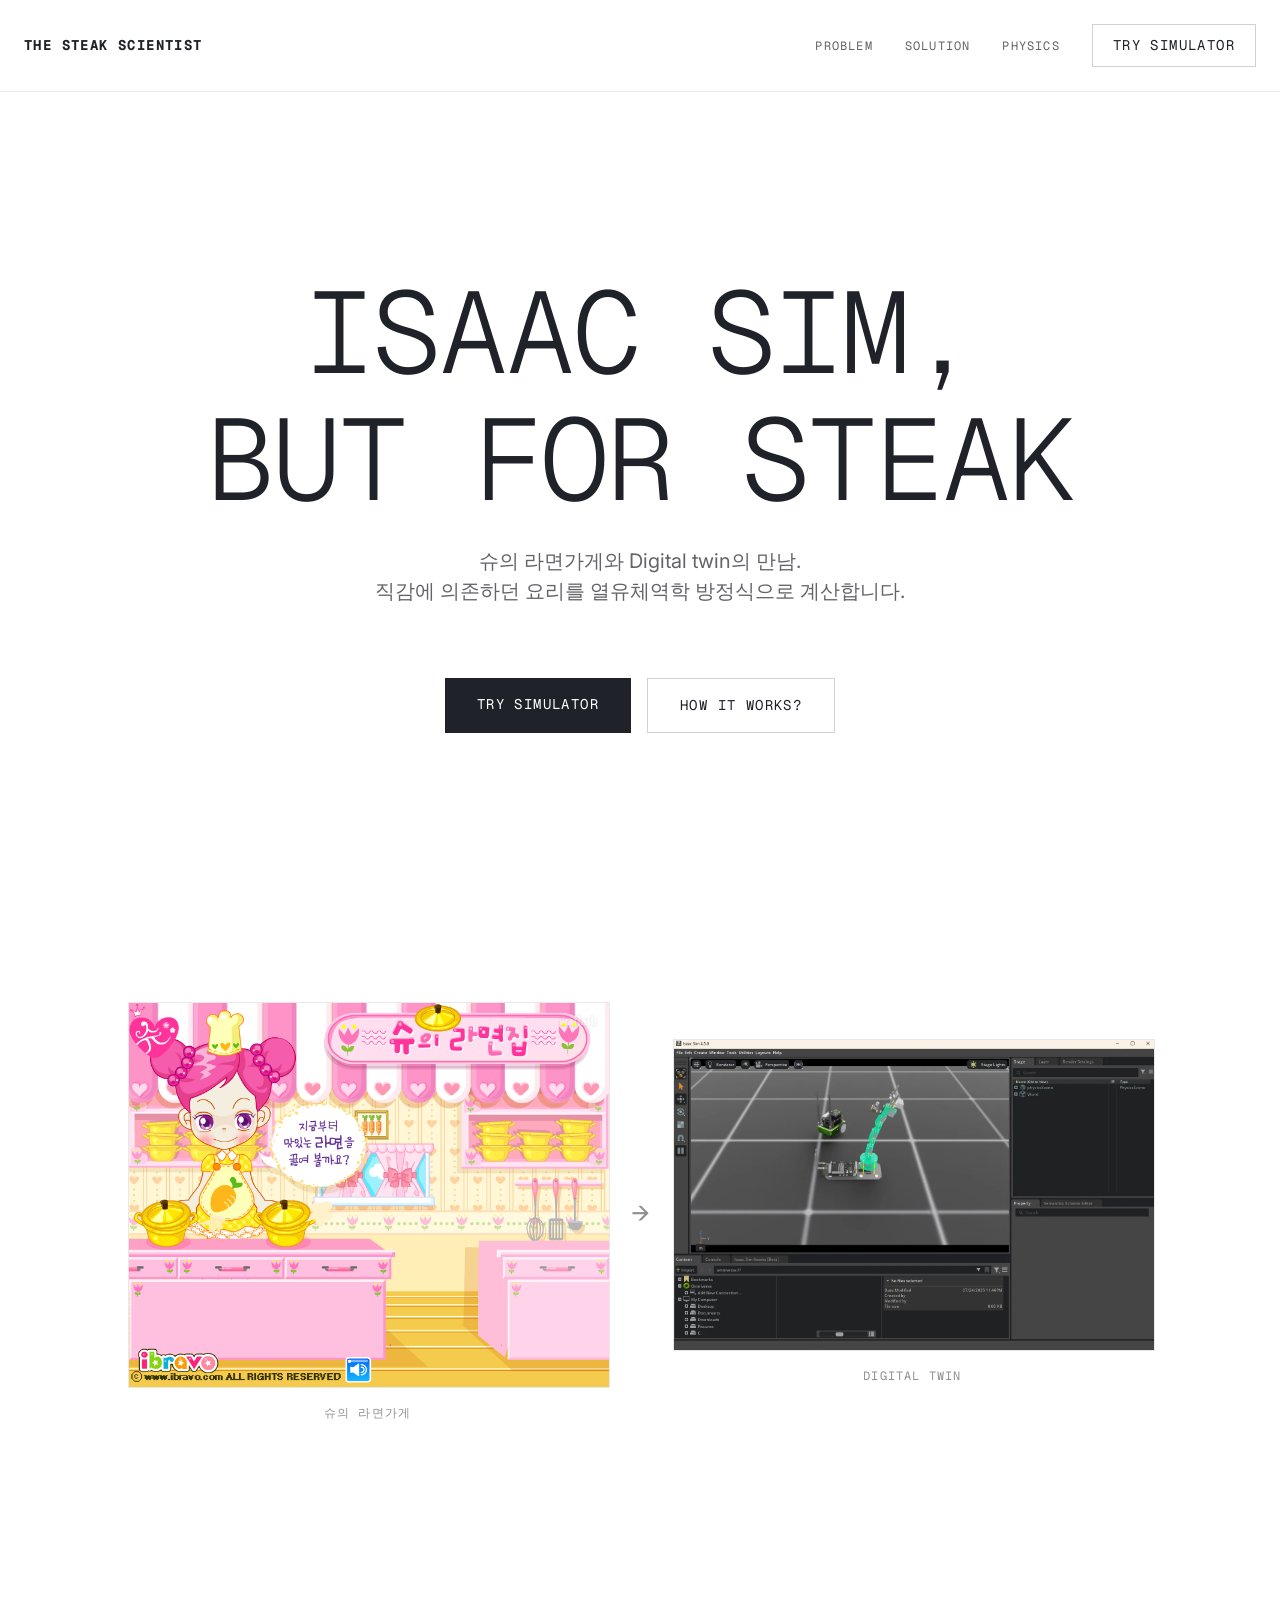
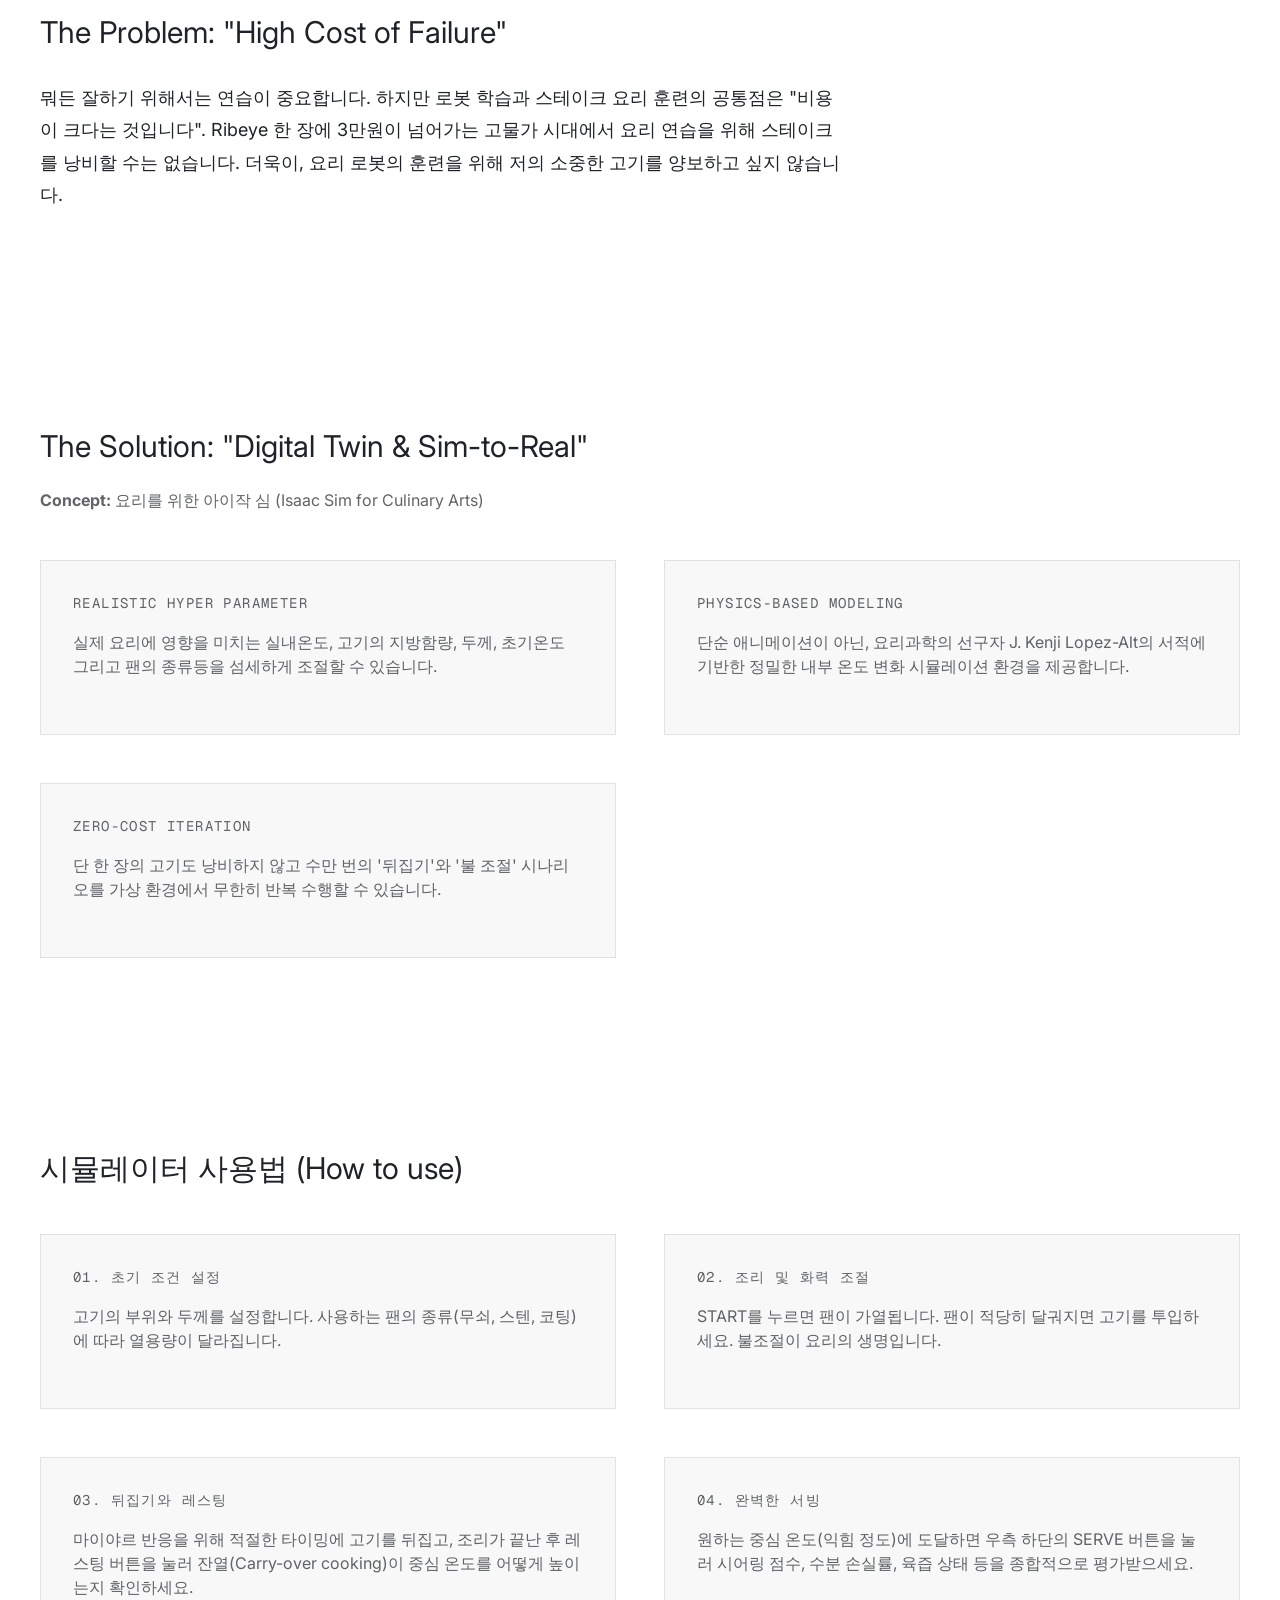
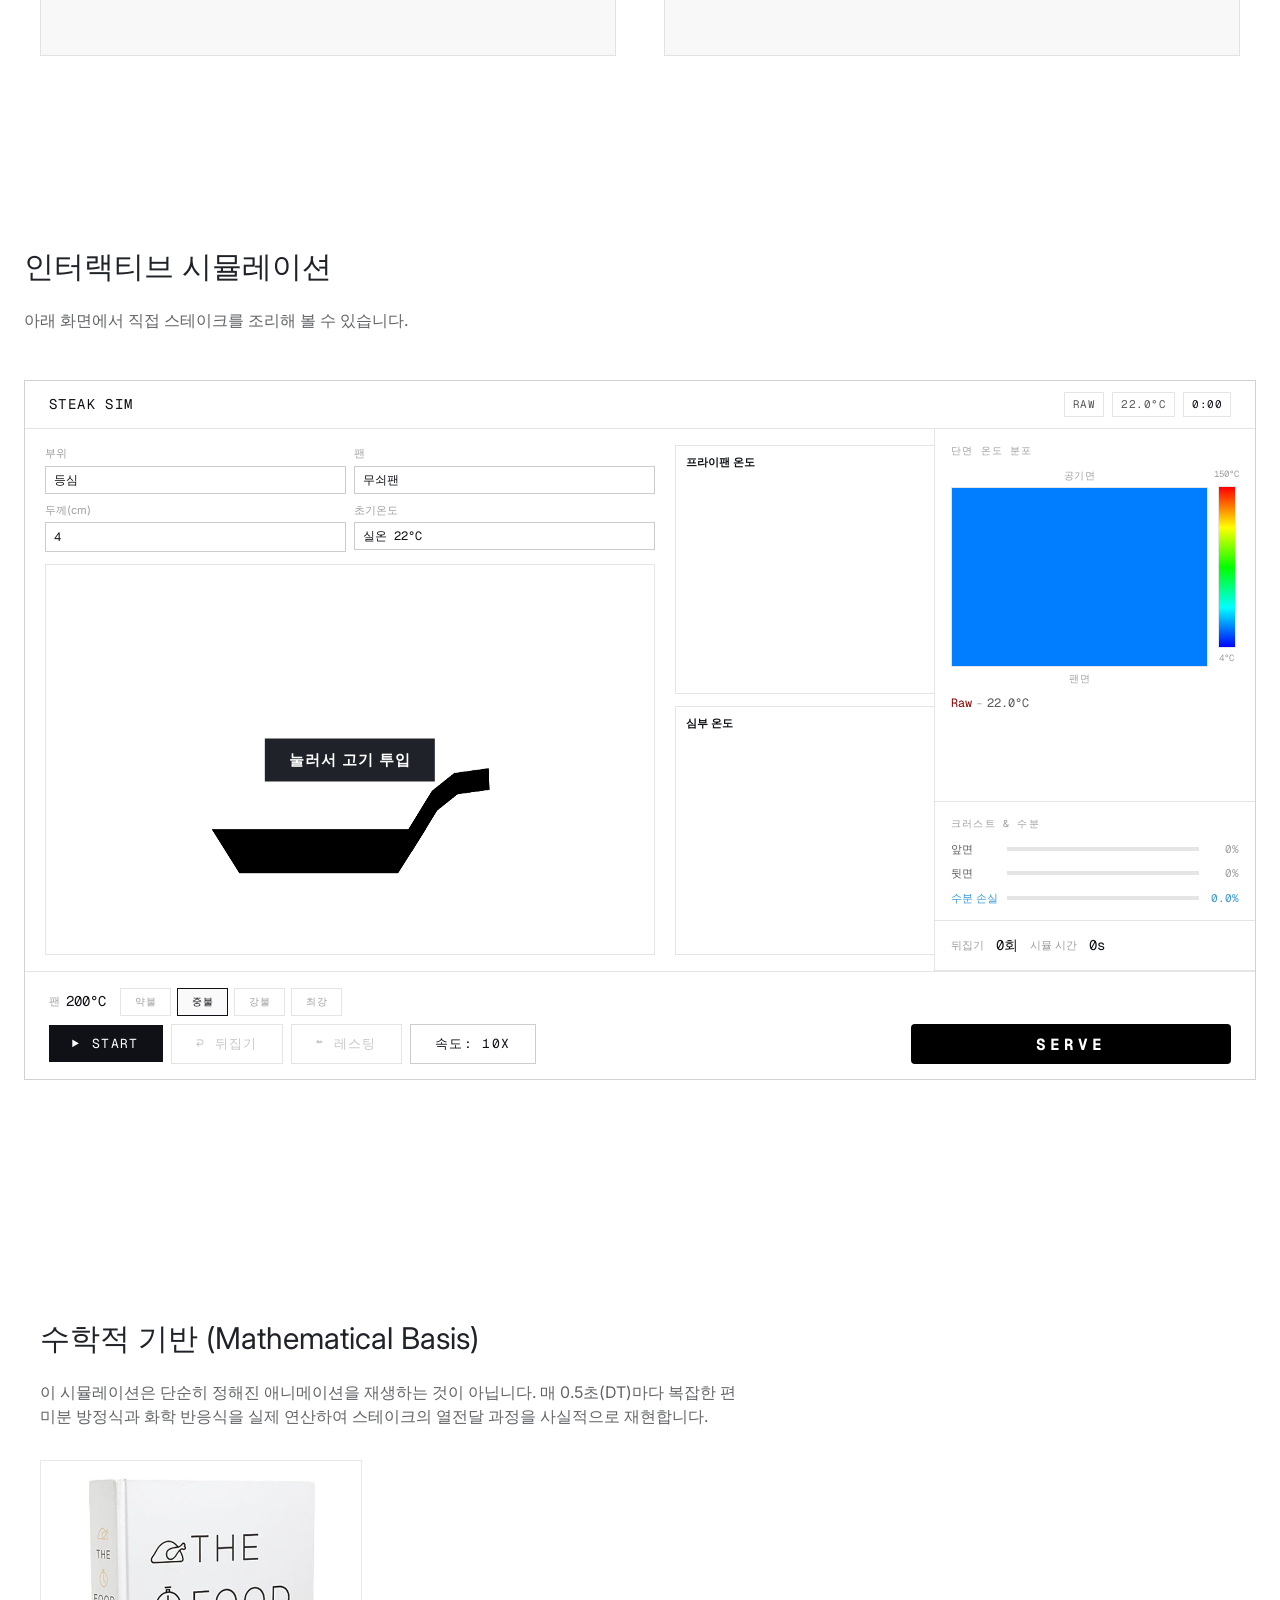
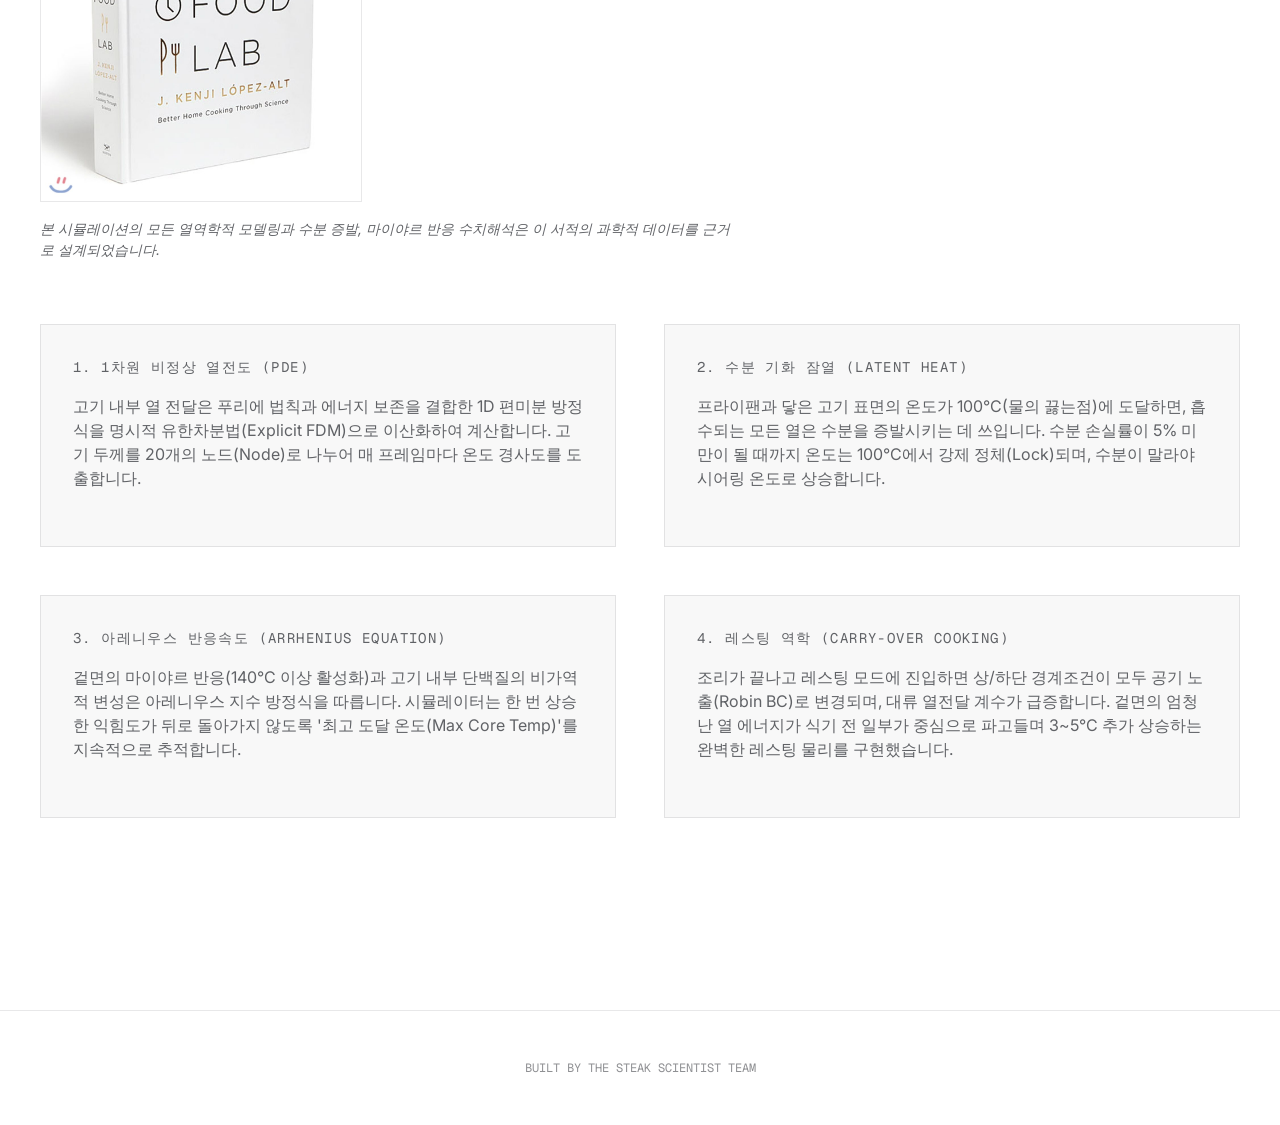
<file: index.html>
<!DOCTYPE html>
<html lang="ko">

<head>
  <meta charset="UTF-8">
  <meta name="viewport" content="width=device-width, initial-scale=1.0">
  <title>The Steak Scientist - Physical Simulation</title>
  <style>
    /* xAI Brutalist Design System Implementation */
    @import url('https://fonts.googleapis.com/css2?family=Geist+Mono:wght@300;400;700&display=swap');
    @import url('https://fonts.googleapis.com/css2?family=Inter:wght@400;500&display=swap');

    :root {
      --bg: #ffffff;
      --text: #1f2228;
      --text-sec: rgba(31, 34, 40, 0.7);
      --text-muted: rgba(31, 34, 40, 0.5);
      --border: rgba(31, 34, 40, 0.1);
      --border-strong: rgba(31, 34, 40, 0.2);
      --mono: 'Geist Mono', ui-monospace, SFMono-Regular, Menlo, Monaco, Consolas, monospace;
      --sans: 'Inter', system-ui, -apple-system, sans-serif;
    }

    body {
      background-color: var(--bg);
      color: var(--text);
      font-family: var(--sans);
      margin: 0;
      padding: 0;
      line-height: 1.5;
      overflow-x: hidden;
    }

    /* Typography */
    h1 {
      font-family: var(--mono);
      font-size: clamp(64px, 15vw, 240px);
      /* Massive display */
      font-weight: 300;
      margin: 0;
      line-height: 1.1;
      text-align: center;
      letter-spacing: -2px;
    }

    h2 {
      font-family: var(--sans);
      font-size: 30px;
      font-weight: 400;
      line-height: 1.2;
      margin: 0 0 24px 0;
    }

    h3 {
      font-family: var(--mono);
      font-size: 14px;
      font-weight: 400;
      text-transform: uppercase;
      letter-spacing: 1.4px;
      margin: 0 0 16px 0;
      color: var(--text-sec);
    }

    p {
      font-size: 16px;
      color: var(--text-sec);
      max-width: 700px;
      margin: 0 0 24px 0;
    }

    /* Layout */
    .section {
      padding: 96px 24px;
      max-width: 1200px;
      margin: 0 auto;
    }

    .hero {
      min-height: 90vh;
      display: flex;
      flex-direction: column;
      align-items: center;
      justify-content: center;
      text-align: center;
    }

    .hero-subtitle {
      font-size: 20px;
      color: var(--text-sec);
      max-width: 600px;
      margin-top: 24px;
    }

    /* Simulation Container */
    .sim-container {
      width: 100%;
      height: 80vh;
      min-height: 600px;
      max-height: 700px;
      border: 1px solid var(--border-strong);
      background: #ffffff;
      margin: 48px 0;
      box-sizing: border-box;
    }

    iframe {
      width: 100%;
      height: 100%;
      border: none;
    }

    /* Grid for Physics Section */
    .physics-grid {
      display: grid;
      grid-template-columns: 1fr;
      gap: 48px;
    }

    @media (min-width: 768px) {
      .physics-grid {
        grid-template-columns: 1fr 1fr;
      }
    }

    .physics-card {
      border: 1px solid var(--border);
      background: rgba(31, 34, 40, 0.03);
      padding: 32px;
      transition: border-color 0.3s;
    }

    .physics-card:hover {
      border-color: var(--border-strong);
    }

    /* Book Image */
    .book-cover {
      width: 100%;
      max-width: 320px;
      margin: 32px 0 16px 0;
      border: 1px solid var(--border);
      display: block;
    }

    /* Buttons */
    .btn {
      display: inline-block;
      background: #1f2228;
      color: #ffffff;
      font-family: var(--mono);
      font-size: 14px;
      text-transform: uppercase;
      letter-spacing: 1.4px;
      padding: 16px 32px;
      text-decoration: none;
      transition: background 0.15s;
    }

    .btn:hover {
      background: rgba(31, 34, 40, 0.9);
    }

    .btn-ghost {
      background: transparent;
      color: #1f2228;
      border: 1px solid var(--border-strong);
    }

    .btn-ghost:hover {
      background: rgba(31, 34, 40, 0.05);
    }

    .nav {
      position: fixed;
      top: 0;
      left: 0;
      right: 0;
      padding: 24px;
      display: flex;
      justify-content: space-between;
      align-items: center;
      background: rgba(255, 255, 255, 0.9);
      backdrop-filter: blur(10px);
      z-index: 100;
      border-bottom: 1px solid var(--border);
    }

    .nav-brand {
      font-family: var(--mono);
      font-size: 14px;
      text-transform: uppercase;
      letter-spacing: 1.4px;
      font-weight: bold;
      text-decoration: none;
      color: var(--text);
    }

    .nav-links {
      display: flex;
      align-items: center;
      gap: 32px;
    }

    .nav-link {
      font-family: var(--mono);
      font-size: 12px;
      text-transform: uppercase;
      letter-spacing: 1.2px;
      color: var(--text-sec);
      text-decoration: none;
      transition: color 0.15s;
    }

    .nav-link:hover {
      color: var(--text);
    }

    @media (max-width: 640px) {
      .nav-links .nav-link {
        display: none;
      }
    }
  </style>
</head>

<body>
  <nav class="nav">
    <a href="#" class="nav-brand">The Steak Scientist</a>
    <div class="nav-links">
      <a href="#problem" class="nav-link">Problem</a>
      <a href="#solution" class="nav-link">Solution</a>
      <a href="#physics" class="nav-link">Physics</a>
      <a href="#simulator" class="btn btn-ghost" style="padding: 10px 20px;">Try Simulator</a>
    </div>
  </nav>

  <!-- 1. Title & Hook -->
  <section class="section hero">
    <h1 style="font-size: clamp(48px, 9vw, 140px);">ISAAC SIM,<br>BUT FOR STEAK</h1>
    <p class="hero-subtitle">슈의 라면가게와 Digital twin의 만남. <br>직감에 의존하던 요리를 열유체역학 방정식으로 계산합니다.</p>
    <div style="display: flex; gap: 16px; margin-top: 48px;">
      <a href="#simulator" class="btn">Try Simulator</a>
      <a href="#physics" class="btn btn-ghost">How it works?</a>
    </div>
  </section>

  <!-- 1.5 Image Comparison -->
  <section class="section" style="padding: 0 24px 96px;">
    <div style="display: flex; gap: 24px; align-items: center; justify-content: center; flex-wrap: wrap;">
      <figure style="margin: 0; text-align: center; flex: 1; min-width: 240px; max-width: 480px;">
        <img src="design/shu.png" alt="슈의 라면가게" style="width: 100%; border: 1px solid var(--border);">
        <figcaption style="font-family: var(--mono); font-size: 12px; color: var(--text-muted); margin-top: 10px; text-transform: uppercase; letter-spacing: 1.2px;">슈의 라면가게</figcaption>
      </figure>
      <div style="font-family: var(--mono); font-size: 28px; color: var(--text-muted); flex-shrink: 0;">→</div>
      <figure style="margin: 0; text-align: center; flex: 1; min-width: 240px; max-width: 480px;">
        <img src="design/issacsim.png" alt="Isaac Sim" style="width: 100%; border: 1px solid var(--border);">
        <figcaption style="font-family: var(--mono); font-size: 12px; color: var(--text-muted); margin-top: 10px; text-transform: uppercase; letter-spacing: 1.2px;">Digital Twin</figcaption>
      </figure>
    </div>
  </section>

  <!-- 2. The Problem -->
  <section class="section" id="problem">
    <h2>The Problem: "High Cost of Failure"</h2>
    <p style="font-size: 18px; line-height: 1.8; max-width: 800px; margin-top: 32px; color: var(--text);">뭐든 잘하기 위해서는 연습이 중요합니다. 하지만 로봇 학습과 스테이크 요리 훈련의 공통점은 "비용이 크다는 것입니다". Ribeye 한 장에 3만원이 넘어가는 고물가 시대에서 요리 연습을 위해 스테이크를 낭비할 수는 없습니다. 더욱이, 요리 로봇의 훈련을 위해 저의 소중한 고기를 양보하고 싶지 않습니다.</p>
  </section>

  <!-- 3. The Solution -->
  <section class="section" id="solution">
    <h2>The Solution: "Digital Twin & Sim-to-Real"</h2>
    <p><strong>Concept:</strong> 요리를 위한 아이작 심 (Isaac Sim for Culinary Arts)</p>
    <div class="physics-grid" style="margin-top: 48px;">
      <div class="physics-card">
        <h3>REALISTIC HYPER PARAMETER</h3>
        <p>실제 요리에 영향을 미치는 실내온도, 고기의 지방함량, 두께, 초기온도 그리고 팬의 종류등을 섬세하게 조절할 수 있습니다.</p>
      </div>
      <div class="physics-card">
        <h3>Physics-Based Modeling</h3>
        <p>단순 애니메이션이 아닌, 요리과학의 선구자 J. Kenji Lopez-Alt의 서적에 기반한 정밀한 내부 온도 변화 시뮬레이션 환경을 제공합니다.</p>
      </div>
      <div class="physics-card">
        <h3>Zero-Cost Iteration</h3>
        <p>단 한 장의 고기도 낭비하지 않고 수만 번의 '뒤집기'와 '불 조절' 시나리오를 가상 환경에서 무한히 반복 수행할 수 있습니다.</p>
      </div>
    </div>
  </section>

  <!-- 4. Brief Instructions -->
  <section class="section">
    <h2>시뮬레이터 사용법 (How to use)</h2>
    <div class="physics-grid" style="margin-top: 48px;">
      <div class="physics-card">
        <h3>01. 초기 조건 설정</h3>
        <p>고기의 부위와 두께를 설정합니다. 사용하는 팬의 종류(무쇠, 스텐, 코팅)에 따라 열용량이 달라집니다.</p>
      </div>
      <div class="physics-card">
        <h3>02. 조리 및 화력 조절</h3>
        <p>START를 누르면 팬이 가열됩니다. 팬이 적당히 달궈지면 고기를 투입하세요. 불조절이 요리의 생명입니다.</p>
      </div>
      <div class="physics-card">
        <h3>03. 뒤집기와 레스팅</h3>
        <p>마이야르 반응을 위해 적절한 타이밍에 고기를 뒤집고, 조리가 끝난 후 레스팅 버튼을 눌러 잔열(Carry-over cooking)이 중심 온도를 어떻게 높이는지 확인하세요.</p>
      </div>
      <div class="physics-card">
        <h3>04. 완벽한 서빙</h3>
        <p>원하는 중심 온도(익힘 정도)에 도달하면 우측 하단의 SERVE 버튼을 눌러 시어링 점수, 수분 손실률, 육즙 상태 등을 종합적으로 평가받으세요.</p>
      </div>
    </div>
  </section>

  <!-- 3. The Simulation -->
  <section id="simulator" class="section" style="max-width: 1400px;">
    <h2>인터랙티브 시뮬레이션</h2>
    <p>아래 화면에서 직접 스테이크를 조리해 볼 수 있습니다.</p>
    <div class="sim-container">
      <iframe src="app.html" title="Steak Simulator"></iframe>
    </div>
  </section>

  <!-- 4. Math/Physics Basis -->
  <section id="physics" class="section">
    <h2>수학적 기반 (Mathematical Basis)</h2>
    <p>이 시뮬레이션은 단순히 정해진 애니메이션을 재생하는 것이 아닙니다. 매 0.5초(DT)마다 복잡한 편미분 방정식과 화학 반응식을 실제 연산하여 스테이크의 열전달 과정을 사실적으로 재현합니다.</p>

    <img src="design/book cover.png" alt="Meathead - The Science of Great Barbecue and Grilling" class="book-cover">
    <p style="font-size: 14px; margin-bottom: 64px;"><em>본 시뮬레이션의 모든 열역학적 모델링과 수분 증발, 마이야르 반응 수치해석은 이 서적의 과학적 데이터를 근거로
        설계되었습니다.</em></p>

    <div class="physics-grid">
      <div class="physics-card">
        <h3>1. 1차원 비정상 열전도 (PDE)</h3>
        <p>고기 내부 열 전달은 푸리에 법칙과 에너지 보존을 결합한 1D 편미분 방정식을 명시적 유한차분법(Explicit FDM)으로 이산화하여 계산합니다. 고기 두께를 20개의 노드(Node)로 나누어
          매 프레임마다 온도 경사도를 도출합니다.</p>
      </div>
      <div class="physics-card">
        <h3>2. 수분 기화 잠열 (Latent Heat)</h3>
        <p>프라이팬과 닿은 고기 표면의 온도가 100°C(물의 끓는점)에 도달하면, 흡수되는 모든 열은 수분을 증발시키는 데 쓰입니다. 수분 손실률이 5% 미만이 될 때까지 온도는 100°C에서 강제
          정체(Lock)되며, 수분이 말라야 시어링 온도로 상승합니다.</p>
      </div>
      <div class="physics-card">
        <h3>3. 아레니우스 반응속도 (Arrhenius Equation)</h3>
        <p>겉면의 마이야르 반응(140°C 이상 활성화)과 고기 내부 단백질의 비가역적 변성은 아레니우스 지수 방정식을 따릅니다. 시뮬레이터는 한 번 상승한 익힘도가 뒤로 돌아가지 않도록 '최고 도달
          온도(Max Core Temp)'를 지속적으로 추적합니다.</p>
      </div>
      <div class="physics-card">
        <h3>4. 레스팅 역학 (Carry-over Cooking)</h3>
        <p>조리가 끝나고 레스팅 모드에 진입하면 상/하단 경계조건이 모두 공기 노출(Robin BC)로 변경되며, 대류 열전달 계수가 급증합니다. 겉면의 엄청난 열 에너지가 식기 전 일부가 중심으로 파고들며
          3~5°C 추가 상승하는 완벽한 레스팅 물리를 구현했습니다.</p>
      </div>
    </div>
  </section>

  <footer
    style="text-align: center; padding: 48px; border-top: 1px solid var(--border); font-family: var(--mono); color: var(--text-muted); font-size: 12px; margin-top: 96px;">
    BUILT BY THE STEAK SCIENTIST TEAM
  </footer>
</body>

</html>
</file>
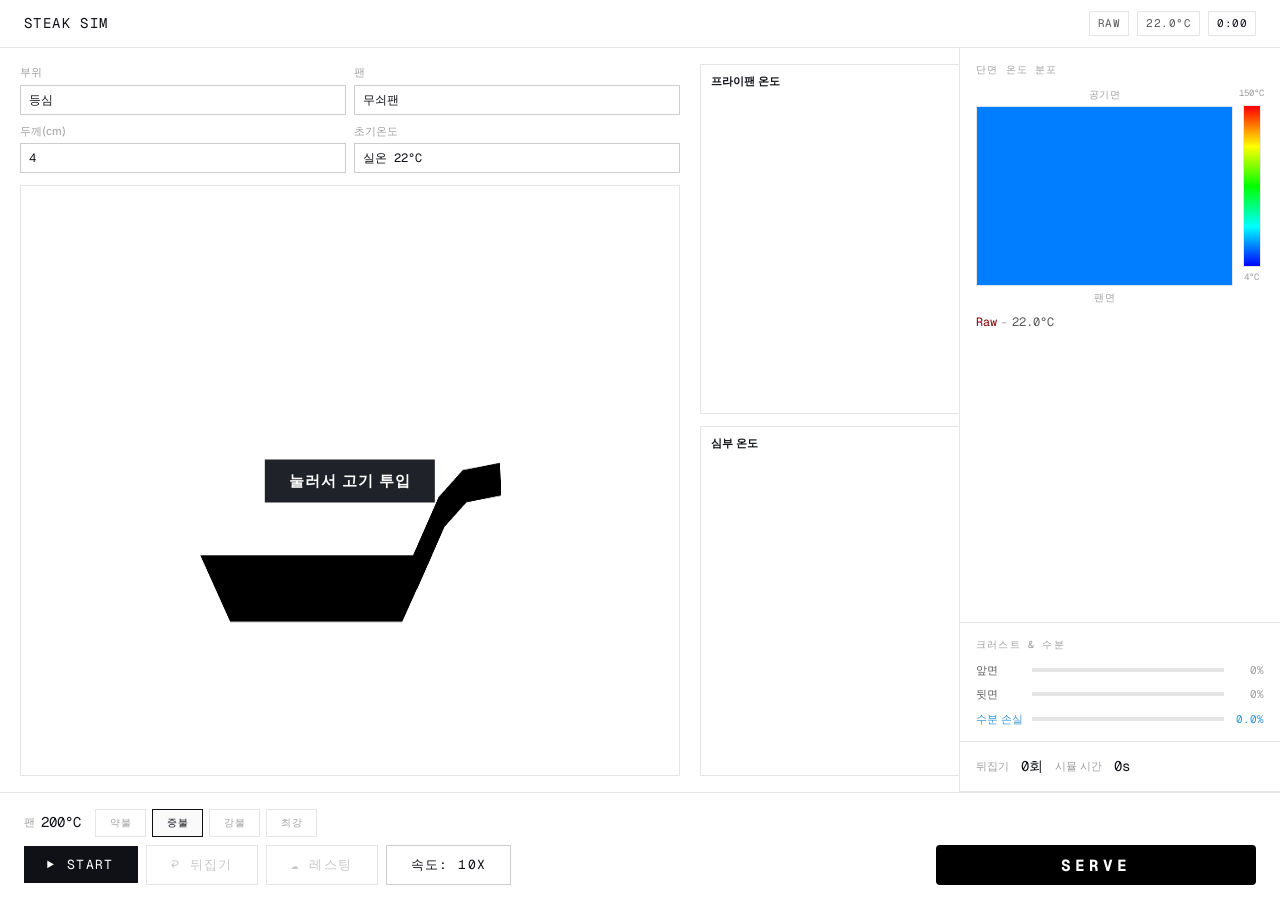
<file: app.html>
<!DOCTYPE html>
<html lang="ko">

<head>
  <meta charset="UTF-8" />
  <meta name="viewport" content="width=device-width, initial-scale=1.0" />
  <title>STEAK SIM</title>
  <link rel="preconnect" href="https://fonts.googleapis.com" />
  <link href="https://fonts.googleapis.com/css2?family=Geist+Mono:wght@300;400&family=Inter:wght@400;500&display=swap"
    rel="stylesheet" />
  <link rel="stylesheet" href="css/main.css" />
</head>

<body>

  <!-- ── HEADER ─────────────────────────────────────────── -->
  <header class="app-header">
    <div class="header-left">
      <div class="logo">STEAK SIM</div>
    </div>
    <div class="header-right">
      <span class="status-chip" id="doneness-header">RAW</span>
      <span class="status-chip" id="core-temp-header">22°C</span>
      <span class="status-chip mono" id="timer-display">0:00</span>
    </div>
  </header>

<!-- ── MAIN ──────────────────────────────────────────── -->
  <main class="app-main">

    <!-- LEFT: Pan scene & Graph -->
    <section class="panel-left">
      <div class="panel-left-col">

      <!-- Controls grid -->
      <div class="controls-grid">
        <label class="ctrl-label">
          <span>부위</span>
          <select id="cut-select">
            <option value="tenderloin">안심</option>
            <option value="strip" selected>등심</option>
            <option value="ribeye">립아이</option>
          </select>
        </label>
        <label class="ctrl-label">
          <span>팬</span>
          <select id="pan-select">
            <option value="castiron" selected>무쇠팬</option>
            <option value="stainless">스테인레스</option>
            <option value="nonstick">코팅팬</option>
          </select>
        </label>
        <label class="ctrl-label">
          <span>두께(cm)</span>
          <input type="number" id="thickness-input" value="4" min="1" max="8" step="0.5" />
        </label>
        <label class="ctrl-label">
          <span>초기온도</span>
          <select id="initial-temp-select">
            <option value="4">냉장 4°C</option>
            <option value="22" selected>실온 22°C</option>
          </select>
        </label>
      </div>

      <!-- Pan canvas -->
      <div class="pan-wrap" style="position: relative;">
        <canvas id="pan-canvas"></canvas>
        <button id="add-meat-btn" style="position: absolute; top: 50%; left: 50%; transform: translate(-50%, -50%); padding: 12px 24px; font-size: 15px; font-weight: bold; background: #1f2228; color: #fff; border: none; cursor: pointer; letter-spacing: 1px; display: none;">눌러서 고기 투입</button>
      </div>
      </div>

      <div class="panel-graph-col">
        <div class="graph-wrap">
          <div class="graph-title">프라이팬 온도</div>
          <canvas id="pan-graph-canvas"></canvas>
        </div>
        
        <div class="graph-wrap">
          <div class="graph-title">심부 온도</div>
          <canvas id="core-graph-canvas"></canvas>
        </div>
      </div>
    </section>

    <!-- RIGHT: Data panels -->
    <section class="panel-right">

      <!-- Heatmap cross-section (vertical) -->
      <div class="data-card heatmap-card">
        <div class="card-header">
          <div class="card-title">단면 온도 분포</div>
        </div>
        <div class="heatmap-wrap">
          <div class="heatmap-axis">
            <span class="heatmap-axis-label">공기면</span>
            <canvas id="heatmap-canvas"></canvas>
            <span class="heatmap-axis-label">팬면</span>
          </div>
          <div class="heatmap-colorbar">
            <span class="colorbar-label">150°C</span>
            <canvas id="colorbar-canvas" width="16" height="160"></canvas>
            <span class="colorbar-label">4°C</span>
          </div>
        </div>
        <div class="doneness-badge" style="margin-top:8px;">
          <span id="doneness-label">Raw</span>
          <span class="text-muted">–</span>
          <span id="core-temp">22°C</span>
        </div>
      </div>

      <!-- Crust gauges -->
      <div class="data-card">
        <div class="card-title">크러스트 & 수분</div>
        <div class="gauge-row">
          <span class="gauge-label">앞면</span>
          <div class="gauge-track">
            <div class="gauge-fill" id="crust-front-bar" style="width:0%"></div>
          </div>
          <span class="gauge-val" id="crust-front-val">0%</span>
        </div>
        <div class="gauge-row">
          <span class="gauge-label">뒷면</span>
          <div class="gauge-track">
            <div class="gauge-fill" id="crust-back-bar" style="width:0%"></div>
          </div>
          <span class="gauge-val" id="crust-back-val">0%</span>
        </div>
        <div class="gauge-row">
          <span class="gauge-label" style="color: #3498DB;">수분 손실</span>
          <div class="gauge-track">
            <div class="gauge-fill" id="water-fill" style="width:0%; background: #3498DB;"></div>
          </div>
          <span class="gauge-val" id="water-val" style="color: #3498DB;">0%</span>
        </div>
      </div>

      <!-- Flip count -->
      <div class="data-card data-card--row">
        <span class="text-muted">뒤집기</span>
        <span class="mono" id="flip-count">0회</span>
        <span class="text-muted">시뮬 시간</span>
        <span class="mono" id="sim-time">0s</span>
      </div>

    </section>
  </main>

  <!-- ── FOOTER ─────────────────────────────────────────── -->
  <footer class="app-footer">
    <div class="footer-fire">
      <span class="text-muted">팬</span>
      <span id="pan-temp-display" class="mono" style="margin-right: 8px;">220°C</span>
      <button class="fire-btn" data-power="100" data-label="약불">약불</button>
      <button class="fire-btn active" data-power="150" data-label="중불">중불</button>
      <button class="fire-btn" data-power="250" data-label="강불">강불</button>
      <button class="fire-btn" data-power="400" data-label="최강">최강</button>
    </div>
    <div class="footer-actions" style="display: flex; width: 100%;">
      <button class="btn-primary" id="start-btn">▶ START</button>
      <button class="btn-ghost" id="flip-btn" disabled>↩ 뒤집기</button>
      <button class="btn-ghost" id="rest-btn" disabled>☁ 레스팅</button>
      <button class="btn-ghost" id="speed-btn">속도: 10x</button>

      <div style="flex: 1;"></div>
      
      <button id="serve-btn" class="btn-primary" style="height: 40px; width: 320px; font-size: 16px; font-weight: bold; background: #000000; color: #ffffff; border: none; letter-spacing: 4px; border-radius: 4px;">SERVE</button>
    </div>
  </footer>

  <!-- ── RESULT MODAL ──────────────────────────────────────── -->
  <div id="result-modal" class="modal-overlay">
    <div class="modal-content">
      <h2 style="margin-top: 0;">스테이크 완성! 🎉</h2>
      <div id="result-summary" style="margin: 20px 0; line-height: 1.6; font-size: 15px;"></div>
      <button id="close-modal-btn" class="btn-primary" style="width: 100%; height: 48px; font-size: 16px;">다시 굽기</button>
    </div>
  </div>

  <!-- ── TOAST ─────────────────────────────────────────── -->
  <div id="toast" class="toast">알림</div>

  <!-- ── SCRIPTS ───────────────────────────────────────── -->
  <script src="js/constants.js"></script>
  <script src="js/physics.js"></script>
  <script src="js/reactions.js"></script>
  <script src="js/gemini.js"></script>
  <script src="js/ui.js"></script>
  <script src="js/app.js"></script>
</body>

</html>
</file>
<file: css/main.css>
/* ── DESIGN TOKENS (light) ───────────────────────────── */
:root {
  --bg:           #ffffff;
  --surface:      rgba(0,0,0,0.02);
  --surface-hover:rgba(0,0,0,0.05);
  --border:       rgba(0,0,0,0.10);
  --border-strong:rgba(0,0,0,0.20);

  --text-primary:   #0f1117;
  --text-secondary: rgba(0,0,0,0.65);
  --text-muted:     rgba(0,0,0,0.38);
  --text-disabled:  rgba(0,0,0,0.22);

  --focus-ring: rgb(59,130,246);

  --font-mono: 'Geist Mono', ui-monospace, 'SFMono-Regular', 'Courier New', monospace;
  --font-body: 'Inter', system-ui, sans-serif;

  --radius: 0px;
  --header-h: 48px;
  --footer-h: 108px;
}

/* ── RESET ────────────────────────────────────────── */
*, *::before, *::after { box-sizing: border-box; margin: 0; padding: 0; }

html, body {
  height: 100%;
  background: var(--bg);
  color: var(--text-primary);
  font-family: var(--font-body);
  font-size: 14px;
  line-height: 1.5;
  overflow: hidden;
}

/* ── HEADER ───────────────────────────────────────── */
.app-header {
  position: fixed;
  top: 0; left: 0; right: 0;
  height: var(--header-h);
  display: flex;
  align-items: center;
  justify-content: space-between;
  padding: 0 24px;
  border-bottom: 1px solid var(--border);
  background: var(--bg);
  z-index: 100;
}

.logo {
  font-family: var(--font-mono);
  font-size: 14px;
  font-weight: 400;
  letter-spacing: 1.4px;
  text-transform: uppercase;
}

.divider {
  color: var(--text-muted);
  margin: 0 12px;
}

.header-sub {
  font-family: var(--font-mono);
  font-size: 12px;
  color: var(--text-secondary);
  letter-spacing: 0.5px;
}

.header-left, .header-right {
  display: flex;
  align-items: center;
  gap: 8px;
}

.status-chip {
  font-family: var(--font-mono);
  font-size: 11px;
  letter-spacing: 0.5px;
  padding: 3px 8px;
  border: 1px solid var(--border);
  color: var(--text-secondary);
}

.status-chip.mono { color: var(--text-primary); }

/* ── API KEY DRAWER ───────────────────────────────── */
.api-drawer {
  position: fixed;
  top: var(--header-h);
  right: 0;
  display: none;
  align-items: center;
  gap: 8px;
  padding: 8px 24px;
  background: var(--bg);
  border-bottom: 1px solid var(--border);
  border-left: 1px solid var(--border);
  z-index: 99;
}
.api-drawer.open { display: flex; }

.drawer-label {
  font-family: var(--font-mono);
  font-size: 11px;
  letter-spacing: 1px;
  color: var(--text-muted);
}

.api-input {
  width: 280px;
  background: transparent;
  border: 1px solid var(--border-strong);
  color: var(--text-primary);
  font-family: var(--font-mono);
  font-size: 12px;
  padding: 6px 10px;
  outline: none;
  border-radius: var(--radius);
}
.api-input:focus { border-color: var(--focus-ring); }
.api-input::placeholder { color: var(--text-disabled); }

.api-status {
  font-size: 12px;
  color: var(--text-muted);
}

/* ── MAIN LAYOUT ──────────────────────────────────── */
.app-main {
  position: fixed;
  top: var(--header-h);
  bottom: var(--footer-h);
  left: 0; right: 0;
  display: grid;
  grid-template-columns: 1fr 320px;
  overflow: hidden;
}

/* ── LEFT PANEL ───────────────────────────────────── */
.panel-left {
  display: flex;
  flex-direction: row;
  gap: 20px;
  padding: 16px 0px 16px 20px;
  border-right: 1px solid var(--border);
  overflow: hidden;
}

.panel-left-col {
  display: flex;
  flex-direction: column;
  gap: 12px;
  flex: 1;
  min-width: 0;
}

.panel-graph-col {
  display: flex;
  flex-direction: column;
  gap: 12px;
  width: 260px;
  flex-shrink: 0;
  margin-right: -1px; /* Align perfectly with border */
}

.graph-wrap {
  flex: 1;
  border: 1px solid var(--border);
  border-right: none; /* Connect to right panel border */
  background: #ffffff;
  position: relative;
  min-height: 120px;
  aspect-ratio: 1 / 1;
  align-self: flex-end;
  width: 100%;
}

.graph-title {
  position: absolute;
  top: 8px;
  left: 10px;
  font-weight: bold;
  font-size: 11px;
  color: var(--text-primary);
  z-index: 10;
  pointer-events: none;
}

#pan-graph-canvas, #core-graph-canvas {
  width: 100%;
  height: 100%;
  display: block;
}

.panel-tag {
  font-family: var(--font-mono);
  font-size: 11px;
  letter-spacing: 1px;
  text-transform: uppercase;
  padding: 4px 12px;
  border: 1px solid var(--border);
  color: var(--text-secondary);
  align-self: flex-start;
}

.gemini-row {
  display: flex;
  align-items: center;
  gap: 8px;
}

#steak-image { display: none; }

.pan-wrap {
  flex: 1;
  display: flex;
  align-items: center;
  justify-content: center;
  border: 1px solid var(--border);
  background: #ffffff;
  min-height: 240px;
}

#pan-canvas {
  width: 100%;
  height: 100%;
  display: block;
}

/* Controls grid above pan */
.controls-grid {
  display: grid;
  grid-template-columns: 1fr 1fr;
  gap: 8px;
}

.ctrl-label {
  display: flex;
  flex-direction: column;
  gap: 4px;
  font-size: 11px;
  color: var(--text-secondary);
}

.ctrl-label span { font-size: 11px; color: var(--text-muted); }

.ctrl-label select,
.ctrl-label input {
  background: transparent;
  border: 1px solid var(--border-strong);
  color: var(--text-primary);
  font-family: var(--font-mono);
  font-size: 12px;
  padding: 6px 8px;
  outline: none;
  border-radius: var(--radius);
  width: 100%;
  appearance: none;
  -webkit-appearance: none;
}
.ctrl-label select:focus,
.ctrl-label input:focus { border-color: var(--focus-ring); }

/* ── RIGHT PANEL ──────────────────────────────────── */
.panel-right {
  display: flex;
  flex-direction: column;
  gap: 0;
  overflow-y: auto;
}

.data-card {
  padding: 14px 16px;
  border-bottom: 1px solid var(--border);
}

.data-card--row {
  display: flex;
  align-items: center;
  gap: 12px;
  flex-wrap: wrap;
}

.card-title {
  font-family: var(--font-mono);
  font-size: 10px;
  letter-spacing: 1.2px;
  text-transform: uppercase;
  color: var(--text-muted);
  margin-bottom: 10px;
}

/* Heatmap (vertical) */
.heatmap-card { flex: 1; min-height: 0; }

.card-header {
  display: flex;
  align-items: center;
  justify-content: space-between;
  margin-bottom: 10px;
}
.card-header .card-title { margin-bottom: 0; }

.heatmap-wrap {
  display: flex;
  gap: 6px;
  align-items: stretch;
}

.heatmap-axis {
  flex: 1;
  display: flex;
  flex-direction: column;
  align-items: stretch;
  gap: 4px;
}

.heatmap-axis-label {
  font-size: 10px;
  color: var(--text-muted);
  letter-spacing: 0.5px;
  text-align: center;
}

#heatmap-canvas {
  width: 100%;
  height: 180px;
  display: block;
  border: 1px solid var(--border);
}

/* Colorbar */
.heatmap-colorbar {
  display: flex;
  flex-direction: column;
  align-items: center;
  gap: 4px;
}

#colorbar-canvas {
  display: block;
  border: 1px solid var(--border);
}

.colorbar-label {
  font-family: var(--font-mono);
  font-size: 9px;
  color: var(--text-muted);
  white-space: nowrap;
}

.doneness-badge {
  display: flex;
  align-items: center;
  gap: 4px;
  font-family: var(--font-mono);
  font-size: 12px;
  color: var(--text-primary);
}

#core-temp { color: var(--text-secondary); }

/* Gauges */
.gauge-row {
  display: flex;
  align-items: center;
  gap: 8px;
  margin-bottom: 8px;
}
.gauge-row:last-child { margin-bottom: 0; }

.gauge-label {
  font-size: 11px;
  color: var(--text-secondary);
  width: 48px;
  flex-shrink: 0;
}

.gauge-track {
  flex: 1;
  height: 4px;
  background: var(--border);
  overflow: hidden;
}

.gauge-fill {
  height: 100%;
  background: var(--text-primary);
  width: 0%;
  transition: width 0.3s ease;
}

.gauge-val {
  font-family: var(--font-mono);
  font-size: 11px;
  color: var(--text-muted);
  width: 32px;
  text-align: right;
}

/* Fire buttons */
.fire-btn {
  padding: 6px 14px;
  background: transparent;
  border: 1px solid var(--border);
  color: var(--text-muted);
  font-family: var(--font-mono);
  font-size: 10px;
  letter-spacing: 0.5px;
  text-transform: uppercase;
  cursor: pointer;
  transition: border-color 0.15s, color 0.15s;
  border-radius: var(--radius);
}
.fire-btn:hover { border-color: var(--border-strong); color: var(--text-secondary); }
.fire-btn.active {
  border-color: var(--text-primary);
  color: var(--text-primary);
  background: var(--surface);
}


/* ── FOOTER ───────────────────────────────────────── */
.app-footer {
  position: fixed;
  bottom: 0; left: 0; right: 0;
  height: var(--footer-h);
  display: flex;
  flex-direction: column;
  justify-content: center;
  gap: 8px;
  padding: 10px 24px;
  border-top: 1px solid var(--border);
  background: var(--bg);
  z-index: 100;
}

.footer-fire {
  display: flex;
  align-items: center;
  gap: 6px;
}

.fire-sep {
  flex: 1;
}

.footer-actions {
  display: flex;
  align-items: center;
  gap: 8px;
}

/* ── BUTTONS ──────────────────────────────────────── */
.btn-primary {
  background: #0f1117;
  color: #ffffff;
  border: none;
  padding: 10px 24px;
  font-family: var(--font-mono);
  font-size: 13px;
  font-weight: 400;
  letter-spacing: 1.4px;
  text-transform: uppercase;
  cursor: pointer;
  border-radius: var(--radius);
  transition: background 0.15s;
}
.btn-primary:hover { background: #2a2d36; }
.btn-primary:disabled { background: var(--text-disabled); cursor: not-allowed; color: #ffffff; }

.btn-ghost {
  background: transparent;
  color: var(--text-primary);
  border: 1px solid var(--border-strong);
  padding: 10px 24px;
  font-family: var(--font-mono);
  font-size: 13px;
  font-weight: 400;
  letter-spacing: 1.4px;
  text-transform: uppercase;
  cursor: pointer;
  border-radius: var(--radius);
  transition: background 0.15s, color 0.15s;
}
.btn-ghost:hover { background: var(--surface-hover); }
.btn-ghost:disabled {
  color: var(--text-disabled);
  border-color: var(--border);
  cursor: not-allowed;
  background: transparent;
}

.btn-sm {
  padding: 6px 14px;
  font-size: 11px;
}

/* ── UTILITY ──────────────────────────────────────── */
.mono  { font-family: var(--font-mono); }
.text-muted { color: var(--text-muted); font-size: 11px; }

/* ── TOAST ────────────────────────────────────────── */
.toast {
  position: fixed;
  bottom: calc(var(--footer-h) + 12px);
  left: 50%;
  transform: translate(-50%, 0);
  transition: opacity 0.3s, transform 0.3s;
  background: #0f1117;
  color: #ffffff;
  font-family: var(--font-mono);
  font-size: 12px;
  letter-spacing: 0.5px;
  padding: 8px 20px;
  opacity: 0;
  pointer-events: none;
  white-space: nowrap;
  z-index: 200;
}
.toast.visible { opacity: 1; }

/* ── SCROLLBAR ─────────────────────────────────────────────── */
::-webkit-scrollbar { width: 4px; height: 4px; }
::-webkit-scrollbar-track { background: transparent; }
::-webkit-scrollbar-thumb { background: var(--border-strong); }

/* ── MODAL ───────────────────────────────────────────────── */
.modal-overlay {
  position: fixed;
  top: 0; left: 0; width: 100vw; height: 100vh;
  background: rgba(0,0,0,0.6);
  display: flex;
  align-items: center;
  justify-content: center;
  z-index: 1000;
  opacity: 0;
  pointer-events: none;
  transition: opacity 0.3s;
}

.modal-overlay.open {
  opacity: 1;
  pointer-events: auto;
}

.modal-content {
  background: #ffffff;
  padding: 30px;
  border-radius: 8px;
  width: 440px;
  box-shadow: 0 10px 30px rgba(0,0,0,0.3);
  text-align: center;
}
</file>
